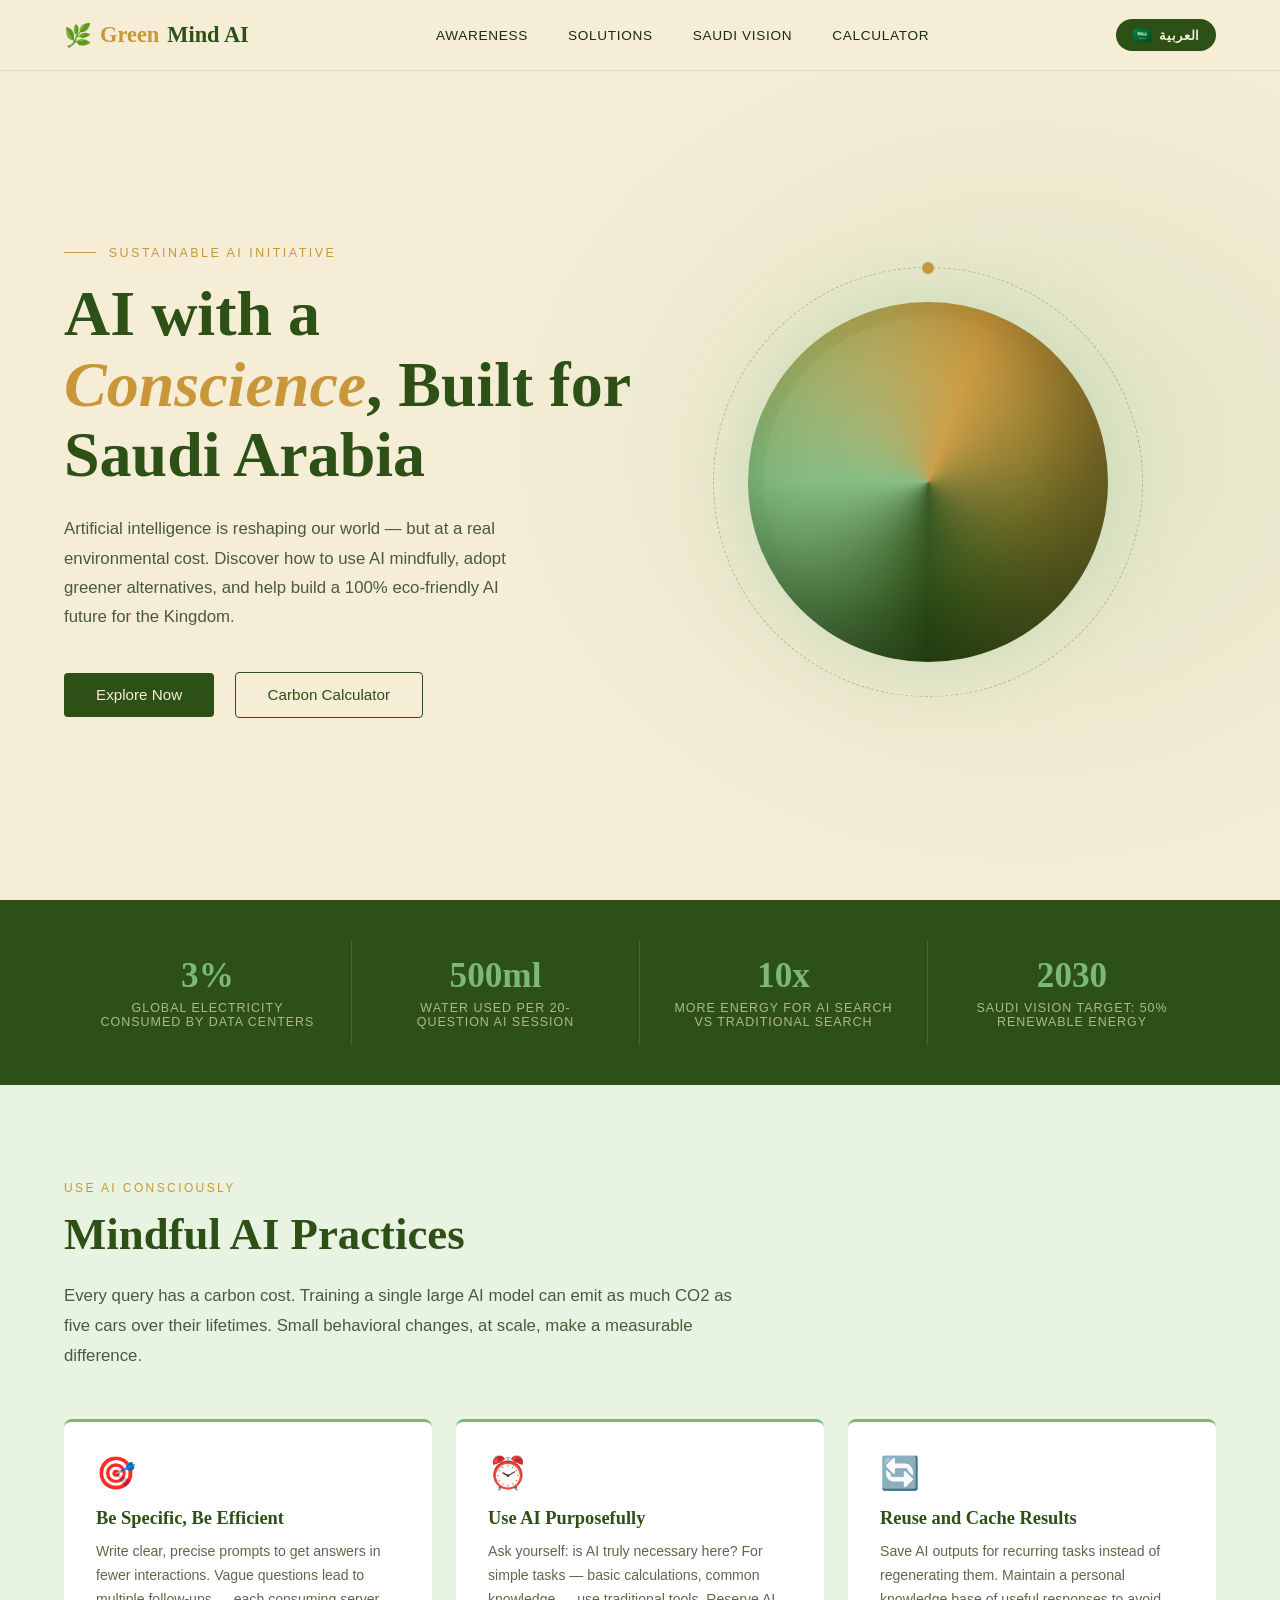
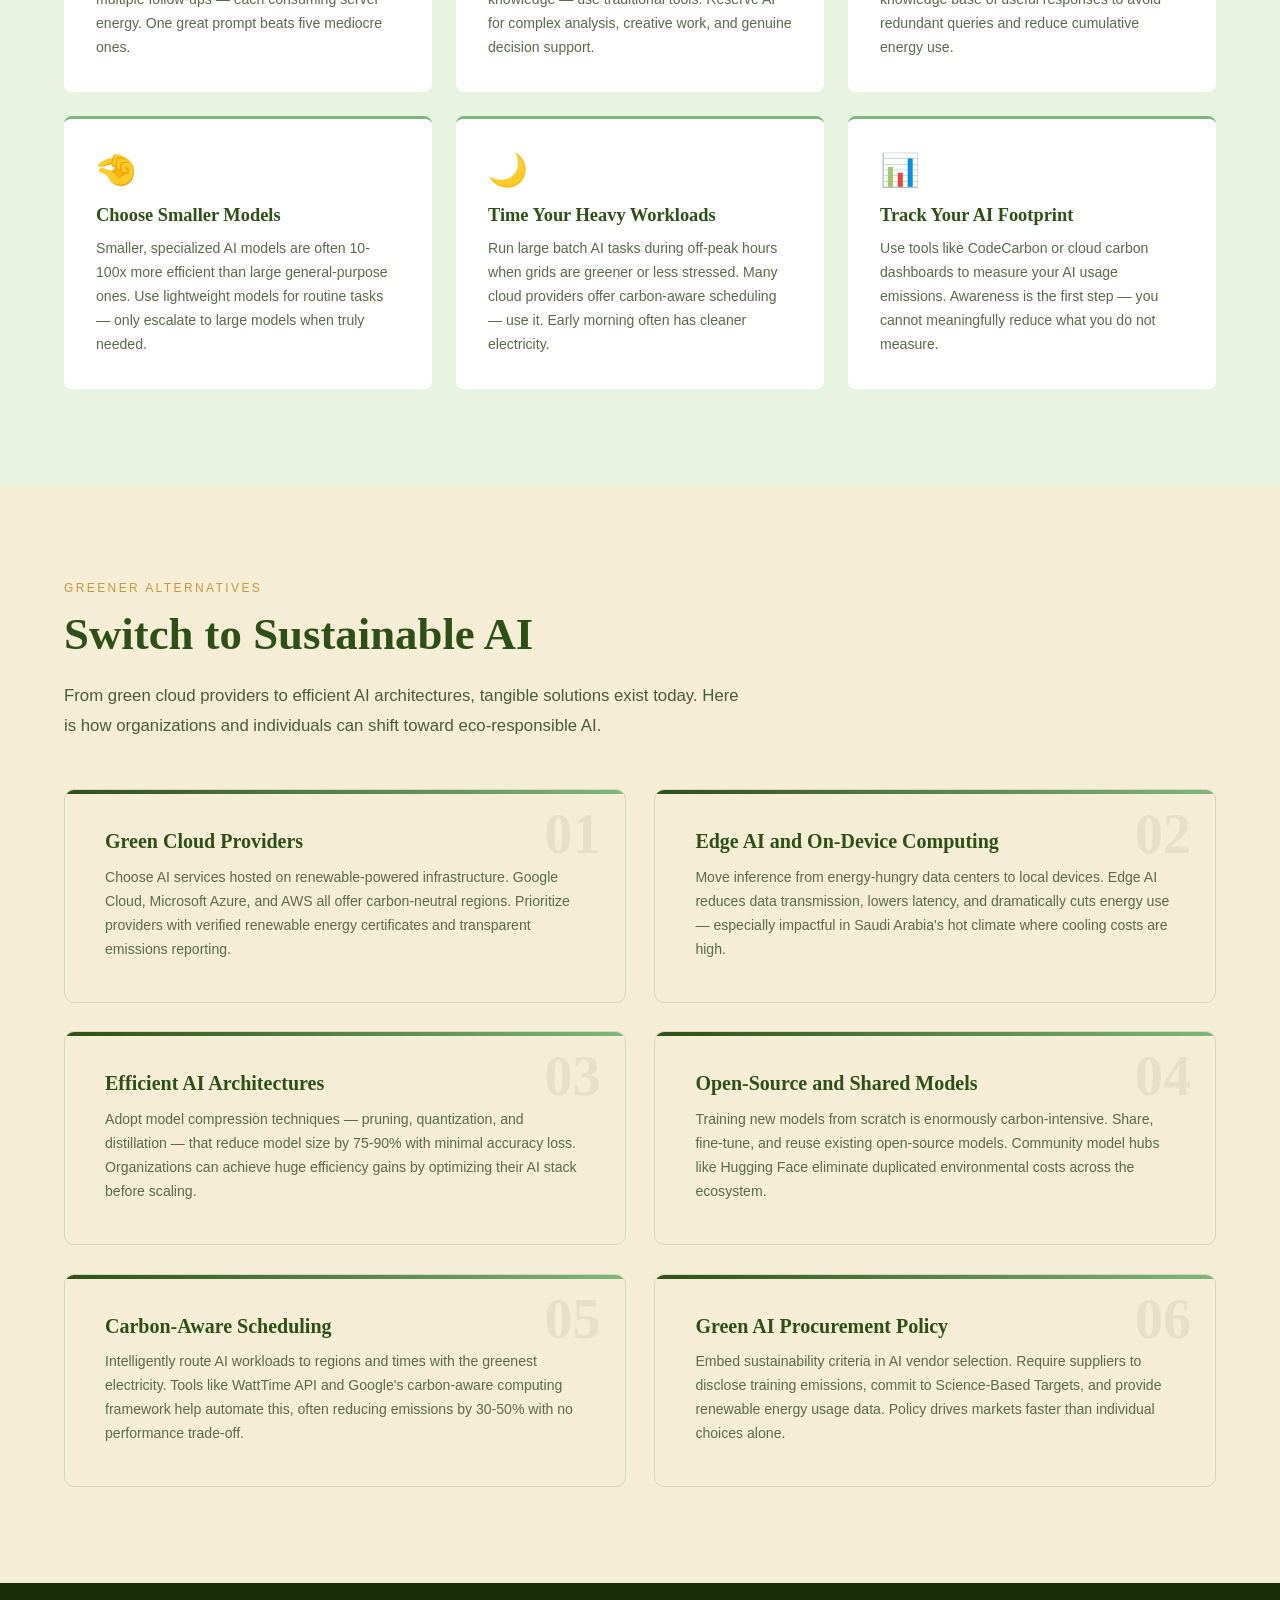
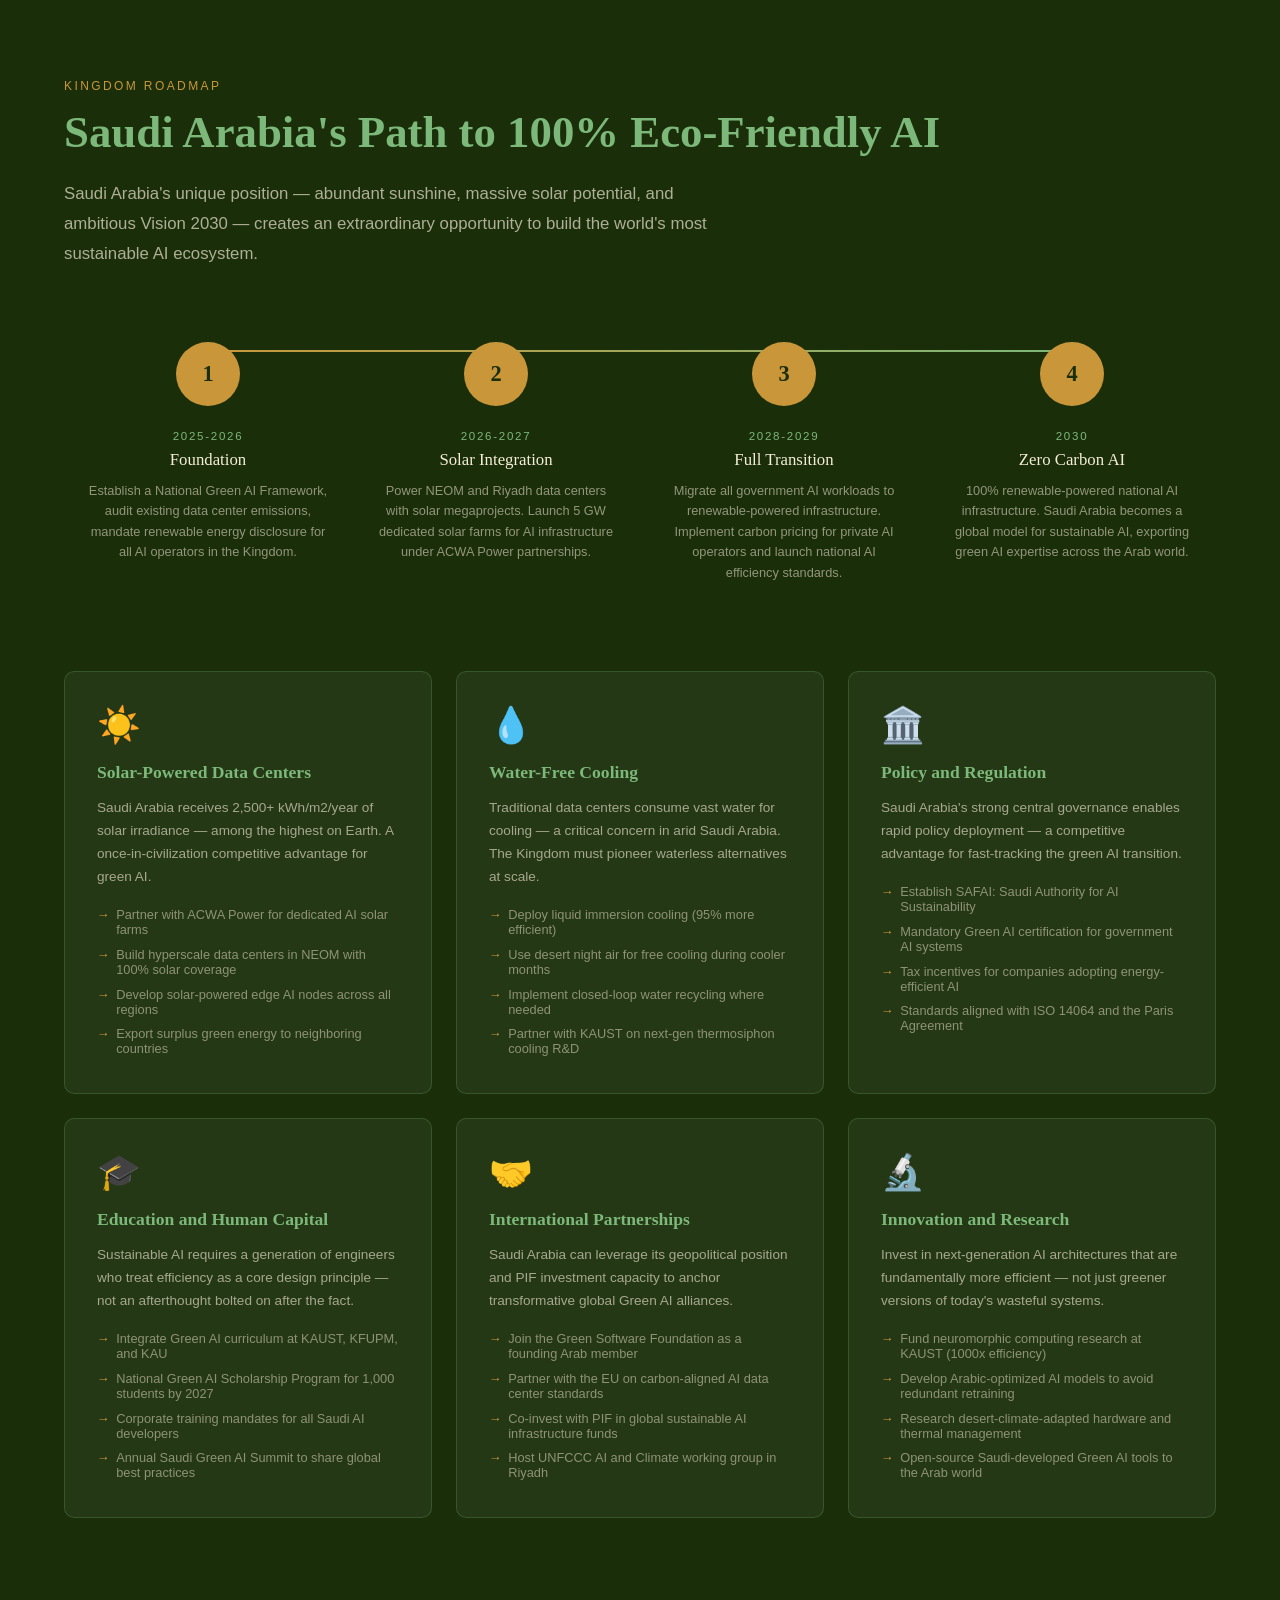
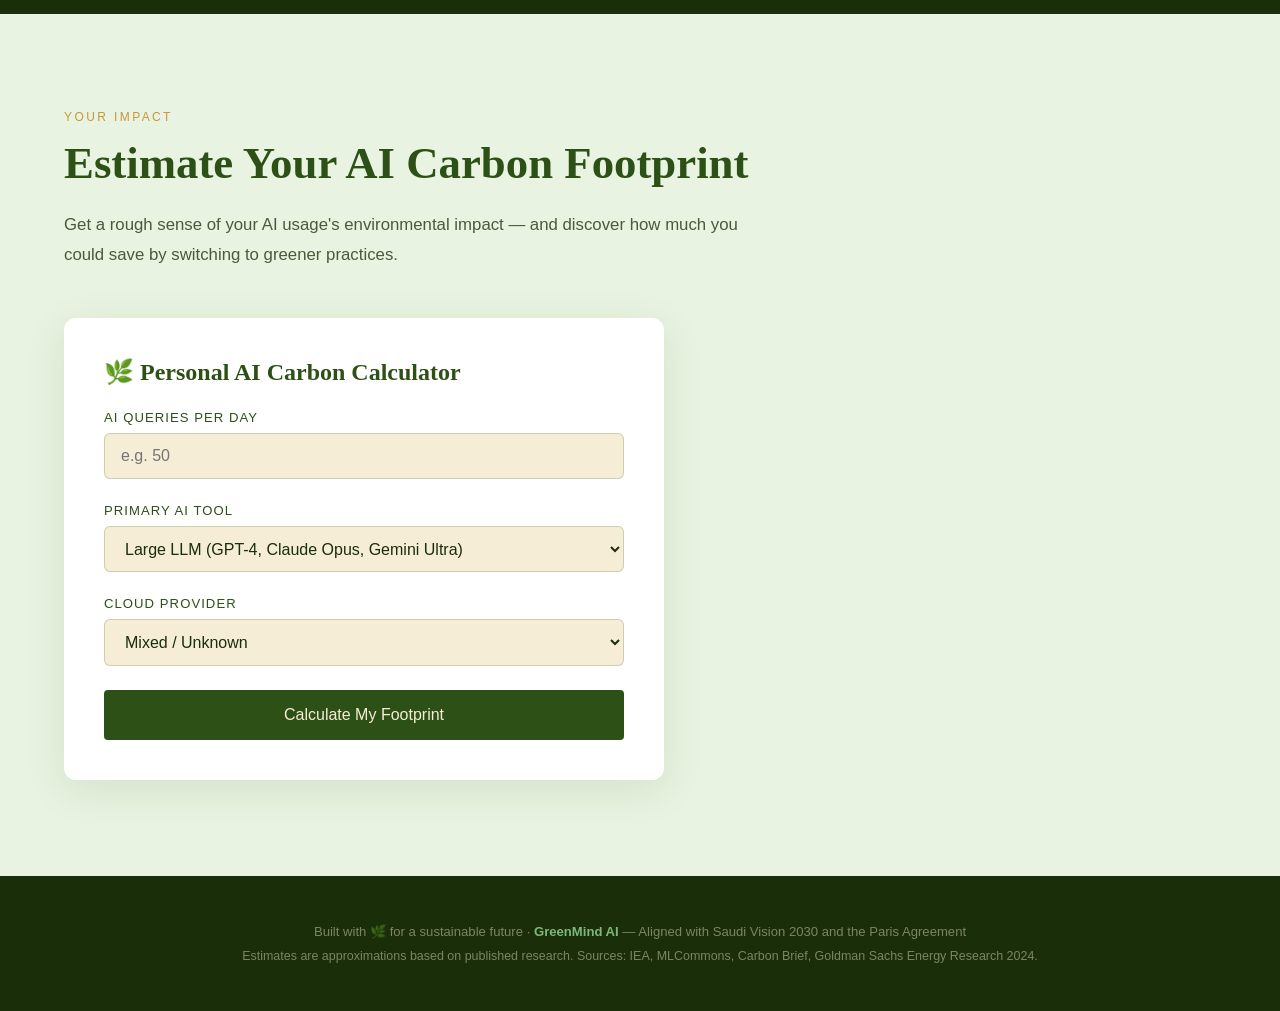
<file: greenmind-preview.html>
<!DOCTYPE html>
<html lang="en">
<head>
  <meta charset="UTF-8">
  <meta name="viewport" content="width=device-width, initial-scale=1.0">
  <title>GreenMind AI — Conscious Computing for Saudi Arabia</title>
  <style>
:root {
  --sand: #F5EDD6;
  --sage: #2D5016;
  --mint: #7CB87A;
  --gold: #C9973A;
  --earth: #8B5E3C;
  --deep: #1A2E0A;
  --light-green: #E8F3E1;
}

*, *::before, *::after { box-sizing: border-box; margin: 0; padding: 0; }
html { scroll-behavior: smooth; }
body { font-family: 'Segoe UI', 'Helvetica Neue', Arial, sans-serif; background-color: var(--sand); color: var(--deep); overflow-x: hidden; }

/* NAV */
nav {
  position: fixed; top: 0; left: 0; right: 0; z-index: 100;
  display: flex; justify-content: space-between; align-items: center;
  padding: 1.2rem 5%;
  background: rgba(245, 237, 214, 0.88);
  backdrop-filter: blur(12px);
  border-bottom: 1px solid rgba(45,80,22,0.12);
}
.logo { font-family: Georgia, 'Times New Roman', serif; font-size: 1.4rem; font-weight: 700; color: var(--sage); display: flex; align-items: center; gap: 0.5rem; }
.logo span { color: var(--gold); }
nav ul { list-style: none; display: flex; gap: 2.5rem; }
nav ul a, nav ul button {
  text-decoration: none; color: var(--deep); font-size: 0.85rem; font-weight: 500;
  letter-spacing: 0.05em; text-transform: uppercase; transition: color 0.2s;
  background: none; border: none; cursor: pointer; font-family: inherit; padding: 0;
}
nav ul a:hover, nav ul button:hover { color: var(--sage); }

/* LANGUAGE TOGGLE */
.lang-toggle {
  display: flex; align-items: center; gap: 0.4rem;
  background: var(--sage); color: var(--sand);
  border: none; border-radius: 20px;
  padding: 0.4rem 1rem; font-size: 0.82rem; font-weight: 600;
  cursor: pointer; font-family: inherit;
  transition: background 0.2s, transform 0.2s;
  letter-spacing: 0.05em; white-space: nowrap;
}
.lang-toggle:hover { background: var(--deep); transform: translateY(-1px); }
.lang-toggle .flag { font-size: 1rem; }

/* RTL SUPPORT */
[dir="rtl"] body { font-family: 'Segoe UI', Tahoma, Arial, sans-serif; }
[dir="rtl"] nav { flex-direction: row-reverse; }
[dir="rtl"] nav ul { flex-direction: row-reverse; }
[dir="rtl"] .hero { direction: rtl; }
[dir="rtl"] .hero-text { text-align: right; }
[dir="rtl"] .hero-eyebrow { flex-direction: row-reverse; }
[dir="rtl"] .hero-eyebrow::before { display: none; }
[dir="rtl"] .hero-eyebrow::after { content: ''; width: 2rem; height: 1px; background: var(--gold); }
[dir="rtl"] .hero-sub { text-align: right; }
[dir="rtl"] .hero-buttons { display: flex; flex-direction: row-reverse; gap: 0; }
[dir="rtl"] .btn-outline { margin-left: 0; margin-right: 1rem; }
[dir="rtl"] section { direction: rtl; text-align: right; }
[dir="rtl"] .lead { text-align: right; }
[dir="rtl"] .tips-grid, [dir="rtl"] .sol-grid, [dir="rtl"] .saudi-pillars { direction: rtl; }
[dir="rtl"] .tip-card, [dir="rtl"] .sol-card, [dir="rtl"] .pillar { text-align: right; }
[dir="rtl"] .pillar ul li { padding: 0.3rem 1.2rem 0.3rem 0; }
[dir="rtl"] .pillar ul li::before { left: auto; right: 0; content: '←'; }
[dir="rtl"] .roadmap { direction: rtl; }
[dir="rtl"] .phase { text-align: center; }
[dir="rtl"] .stats-bar { direction: rtl; }
[dir="rtl"] .stat { text-align: center; }
[dir="rtl"] .calc-box { direction: rtl; text-align: right; }
[dir="rtl"] .calc-group label { text-align: right; }
[dir="rtl"] footer { direction: rtl; }

/* HERO */
.hero {
  min-height: 100vh;
  display: grid; grid-template-columns: 1fr 1fr;
  align-items: center;
  padding: 8rem 5% 4rem;
  position: relative; overflow: hidden;
}
.hero::before {
  content: ''; position: absolute; inset: 0;
  background: radial-gradient(ellipse 60% 70% at 80% 50%, rgba(124,184,122,0.18) 0%, transparent 70%);
  pointer-events: none;
}
.hero-text { position: relative; z-index: 2; }
.hero-eyebrow {
  font-size: 0.78rem; letter-spacing: 0.2em; text-transform: uppercase;
  color: var(--gold); font-weight: 500; margin-bottom: 1.2rem;
  display: flex; align-items: center; gap: 0.8rem;
}
.hero-eyebrow::before { content: ''; width: 2rem; height: 1px; background: var(--gold); }
h1 { font-family: Georgia, 'Times New Roman', serif; font-size: clamp(2.8rem, 5vw, 4.5rem); line-height: 1.1; font-weight: 700; color: var(--sage); margin-bottom: 1.5rem; }
h1 em { font-style: italic; color: var(--gold); }
.hero-sub { font-size: 1.05rem; line-height: 1.75; color: #4a5a3a; max-width: 480px; margin-bottom: 2.5rem; }

/* BUTTONS */
.btn { display: inline-block; padding: 0.85rem 2rem; border-radius: 4px; font-weight: 500; font-size: 0.95rem; text-decoration: none; transition: all 0.25s; cursor: pointer; border: none; font-family: 'Segoe UI', 'Helvetica Neue', Arial, sans-serif; }
.btn-primary { background: var(--sage); color: var(--sand); }
.btn-primary:hover { background: var(--deep); transform: translateY(-2px); }
.btn-outline { background: transparent; border: 1.5px solid var(--sage); color: var(--sage); margin-left: 1rem; }
.btn-outline:hover { background: var(--sage); color: var(--sand); }

/* HERO VISUAL / PLANET */
.hero-visual { display: flex; justify-content: center; align-items: center; position: relative; }
.planet {
  width: 360px; height: 360px; border-radius: 50%;
  background: conic-gradient(from 180deg, #2D5016 0deg, #7CB87A 90deg, #C9973A 200deg, #2D5016 360deg);
  animation: rotatePlanet 20s linear infinite;
  box-shadow: inset -30px -30px 80px rgba(0,0,0,0.3), 0 0 80px rgba(124,184,122,0.3);
  position: relative;
}
.planet::after { content: ''; position: absolute; inset: 15px; border-radius: 50%; background: radial-gradient(circle at 35% 35%, rgba(255,255,255,0.12) 0%, transparent 60%); }
@keyframes rotatePlanet { from { transform: rotate(0deg); } to { transform: rotate(360deg); } }
.orbit { position: absolute; width: 430px; height: 430px; border-radius: 50%; border: 1px dashed rgba(45,80,22,0.3); animation: orbitSpin 8s linear infinite; }
.dot { position: absolute; top: -6px; left: 50%; width: 12px; height: 12px; border-radius: 50%; background: var(--gold); transform: translateX(-50%); }
@keyframes orbitSpin { from { transform: rotate(0deg); } to { transform: rotate(360deg); } }

/* STATS BAR */
.stats-bar { background: var(--sage); display: grid; grid-template-columns: repeat(4, 1fr); padding: 2.5rem 5%; }
.stat { padding: 1rem 2rem; border-right: 1px solid rgba(255,255,255,0.12); text-align: center; }
.stat:last-child { border-right: none; }
.stat-num { font-family: Georgia, 'Times New Roman', serif; font-size: 2.2rem; color: var(--mint); font-weight: 700; display: block; }
.stat-label { font-size: 0.78rem; color: rgba(245,237,214,0.65); margin-top: 0.3rem; text-transform: uppercase; letter-spacing: 0.08em; }

/* GENERAL SECTIONS */
section { padding: 6rem 5%; }
.section-tag { font-size: 0.75rem; letter-spacing: 0.2em; text-transform: uppercase; color: var(--gold); font-weight: 500; margin-bottom: 0.8rem; }
h2 { font-family: Georgia, 'Times New Roman', serif; font-size: clamp(2rem, 3.5vw, 3rem); color: var(--sage); margin-bottom: 1.2rem; line-height: 1.2; }
.lead { font-size: 1.05rem; line-height: 1.8; color: #4a5a3a; max-width: 680px; margin-bottom: 3rem; }

/* AWARENESS */
.awareness { background: var(--light-green); }
.tips-grid { display: grid; grid-template-columns: repeat(3, 1fr); gap: 1.5rem; }
.tip-card { background: white; border-radius: 8px; padding: 2rem; border-top: 3px solid var(--mint); transition: transform 0.25s, box-shadow 0.25s; }
.tip-card:hover { transform: translateY(-5px); box-shadow: 0 15px 40px rgba(45,80,22,0.12); }
.tip-icon { font-size: 2rem; margin-bottom: 1rem; }
.tip-card h3 { font-family: Georgia, 'Times New Roman', serif; font-size: 1.15rem; color: var(--sage); margin-bottom: 0.7rem; }
.tip-card p { font-size: 0.88rem; line-height: 1.7; color: #5a6a4a; }

/* SOLUTIONS */
.solutions { background: var(--sand); }
.sol-grid { display: grid; grid-template-columns: 1fr 1fr; gap: 1.8rem; }
.sol-card { border: 1px solid rgba(45,80,22,0.15); border-radius: 10px; padding: 2.5rem; position: relative; overflow: hidden; transition: all 0.3s; }
.sol-card::before { content: ''; position: absolute; top: 0; left: 0; right: 0; height: 4px; background: linear-gradient(90deg, var(--sage), var(--mint)); }
.sol-card:hover { background: var(--light-green); }
.sol-num { font-family: Georgia, 'Times New Roman', serif; font-size: 3.5rem; font-weight: 700; color: rgba(45,80,22,0.08); position: absolute; top: 1rem; right: 1.5rem; line-height: 1; }
.sol-card h3 { font-family: Georgia, 'Times New Roman', serif; font-size: 1.25rem; color: var(--sage); margin-bottom: 0.8rem; }
.sol-card p { font-size: 0.88rem; line-height: 1.7; color: #5a6a4a; }

/* SAUDI SECTION */
.saudi { background: var(--deep); color: var(--sand); }
.saudi h2 { color: var(--mint); }
.saudi .lead { color: rgba(245,237,214,0.68); }
.saudi .section-tag { color: var(--gold); }

.roadmap { display: grid; grid-template-columns: repeat(4, 1fr); margin-top: 3rem; position: relative; }
.roadmap::before { content: ''; position: absolute; top: 32px; left: 12%; right: 12%; height: 2px; background: linear-gradient(90deg, var(--gold), var(--mint)); z-index: 0; }
.phase { text-align: center; padding: 1.5rem; position: relative; z-index: 1; }
.phase-circle { width: 64px; height: 64px; border-radius: 50%; background: var(--gold); border: none; display: flex; align-items: center; justify-content: center; margin: 0 auto 1.5rem; font-family: Georgia, 'Times New Roman', serif; font-size: 1.4rem; font-weight: 700; color: var(--deep); }
.phase-year { font-size: 0.72rem; letter-spacing: 0.15em; text-transform: uppercase; color: var(--mint); margin-bottom: 0.5rem; }
.phase-title { font-family: Georgia, 'Times New Roman', serif; font-size: 1.05rem; color: var(--sand); margin-bottom: 0.7rem; }
.phase p { font-size: 0.8rem; color: rgba(245,237,214,0.55); line-height: 1.6; }

.saudi-pillars { display: grid; grid-template-columns: repeat(3, 1fr); gap: 1.5rem; margin-top: 4rem; }
.pillar { background: rgba(255,255,255,0.05); border: 1px solid rgba(124,184,122,0.22); border-radius: 10px; padding: 2rem; transition: background 0.3s; }
.pillar:hover { background: rgba(124,184,122,0.1); }
.pillar-icon { font-size: 2.2rem; margin-bottom: 1rem; }
.pillar h3 { color: var(--mint); font-family: Georgia, 'Times New Roman', serif; margin-bottom: 0.8rem; font-size: 1.1rem; }
.pillar p { font-size: 0.85rem; color: rgba(245,237,214,0.62); line-height: 1.7; }
.pillar ul { list-style: none; margin-top: 0.9rem; }
.pillar ul li { font-size: 0.8rem; color: rgba(245,237,214,0.5); padding: 0.3rem 0 0.3rem 1.2rem; position: relative; }
.pillar ul li::before { content: '→'; position: absolute; left: 0; color: var(--gold); }

/* CALCULATOR */
.calculator { background: var(--light-green); }
.calc-box { max-width: 600px; background: white; border-radius: 12px; padding: 2.5rem; box-shadow: 0 10px 40px rgba(45,80,22,0.1); }
.calc-box h3 { font-family: Georgia, 'Times New Roman', serif; font-size: 1.5rem; color: var(--sage); margin-bottom: 1.5rem; }
.calc-group { margin-bottom: 1.5rem; }
.calc-group label { display: block; font-size: 0.82rem; font-weight: 500; color: var(--sage); margin-bottom: 0.5rem; text-transform: uppercase; letter-spacing: 0.08em; }
.calc-group input, .calc-group select { width: 100%; padding: 0.8rem 1rem; border: 1.5px solid rgba(45,80,22,0.2); border-radius: 6px; font-family: 'Segoe UI', 'Helvetica Neue', Arial, sans-serif; font-size: 1rem; color: var(--deep); background: var(--sand); transition: border-color 0.2s; }
.calc-group input:focus, .calc-group select:focus { outline: none; border-color: var(--sage); }
.calc-result { background: var(--sage); color: var(--sand); border-radius: 8px; padding: 1.5rem; margin-top: 1.5rem; display: none; }
.calc-result h4 { font-family: Georgia, 'Times New Roman', serif; font-size: 1.15rem; margin-bottom: 0.5rem; }
.calc-result p { font-size: 0.88rem; opacity: 0.85; line-height: 1.7; }
.result-big { font-size: 2.4rem; font-family: Georgia, 'Times New Roman', serif; color: var(--mint); margin-bottom: 0.5rem; }

/* FOOTER */
footer { background: var(--deep); color: rgba(245,237,214,0.45); text-align: center; padding: 3rem 5%; font-size: 0.82rem; }
footer strong { color: var(--mint); }
footer p + p { margin-top: 0.6rem; font-size: 0.78rem; }

/* SCROLL REVEAL */
.reveal { opacity: 0; transform: translateY(28px); transition: opacity 0.65s ease, transform 0.65s ease; }
.reveal.visible { opacity: 1; transform: translateY(0); }

/* RESPONSIVE */
@media (max-width: 900px) {
  .hero { grid-template-columns: 1fr; text-align: center; }
  .hero-visual { display: none; }
  .tips-grid, .sol-grid, .roadmap, .saudi-pillars { grid-template-columns: 1fr; }
  .stats-bar { grid-template-columns: 1fr 1fr; }
  .roadmap::before { display: none; }
  .stat { border-right: none; border-bottom: 1px solid rgba(255,255,255,0.12); }
}

</style>
</head>
<body>

<!-- NAV -->
<nav>
  <div class="logo">🌿 <span>Green</span>Mind AI</div>
  <ul>
    <li><button onclick="scrollToSection('awareness')" data-i18n="nav_awareness">Awareness</button></li>
    <li><button onclick="scrollToSection('solutions')" data-i18n="nav_solutions">Solutions</button></li>
    <li><button onclick="scrollToSection('saudi')" data-i18n="nav_saudi">Saudi Vision</button></li>
    <li><button onclick="scrollToSection('calculator')" data-i18n="nav_calculator">Calculator</button></li>
  </ul>
  <button class="lang-toggle" onclick="toggleLanguage()" id="lang-btn">
    <span class="flag">🇸🇦</span> <span id="lang-label">العربية</span>
  </button>
</nav>

<!-- HERO -->
<section class="hero">
  <div class="hero-text reveal">
    <p class="hero-eyebrow" data-i18n="hero_eyebrow">Sustainable AI Initiative</p>
    <h1 data-i18n="hero_h1">AI with a <em>Conscience</em>, Built for Saudi Arabia</h1>
    <p class="hero-sub" data-i18n="hero_sub">Artificial intelligence is reshaping our world — but at a real environmental cost. Discover how to use AI mindfully, adopt greener alternatives, and help build a 100% eco-friendly AI future for the Kingdom.</p>
    <div class="hero-buttons">
      <button onclick="scrollToSection('awareness')" class="btn btn-primary" data-i18n="hero_btn1">Explore Now</button>
      <button onclick="scrollToSection('calculator')" class="btn btn-outline" data-i18n="hero_btn2">Carbon Calculator</button>
    </div>
  </div>
  <div class="hero-visual">
    <div class="orbit"><div class="dot"></div></div>
    <div class="planet"></div>
  </div>
</section>

<!-- STATS BAR -->
<div class="stats-bar">
  <div class="stat">
    <span class="stat-num">3%</span>
    <div class="stat-label" data-i18n="stat1">Global electricity consumed by data centers</div>
  </div>
  <div class="stat">
    <span class="stat-num">500ml</span>
    <div class="stat-label" data-i18n="stat2">Water used per 20-question AI session</div>
  </div>
  <div class="stat">
    <span class="stat-num">10x</span>
    <div class="stat-label" data-i18n="stat3">More energy for AI search vs traditional search</div>
  </div>
  <div class="stat">
    <span class="stat-num">2030</span>
    <div class="stat-label" data-i18n="stat4">Saudi Vision target: 50% renewable energy</div>
  </div>
</div>

<!-- AWARENESS -->
<section class="awareness" id="awareness">
  <p class="section-tag" data-i18n="awareness_tag">Use AI Consciously</p>
  <h2 data-i18n="awareness_h2">Mindful AI Practices</h2>
  <p class="lead" data-i18n="awareness_lead">Every query has a carbon cost. Training a single large AI model can emit as much CO2 as five cars over their lifetimes. Small behavioral changes, at scale, make a measurable difference.</p>
  <div class="tips-grid">
    <div class="tip-card reveal">
      <div class="tip-icon">🎯</div>
      <h3 data-i18n="tip1_h">Be Specific, Be Efficient</h3>
      <p data-i18n="tip1_p">Write clear, precise prompts to get answers in fewer interactions. Vague questions lead to multiple follow-ups — each consuming server energy. One great prompt beats five mediocre ones.</p>
    </div>
    <div class="tip-card reveal">
      <div class="tip-icon">⏰</div>
      <h3 data-i18n="tip2_h">Use AI Purposefully</h3>
      <p data-i18n="tip2_p">Ask yourself: is AI truly necessary here? For simple tasks — basic calculations, common knowledge — use traditional tools. Reserve AI for complex analysis, creative work, and genuine decision support.</p>
    </div>
    <div class="tip-card reveal">
      <div class="tip-icon">🔄</div>
      <h3 data-i18n="tip3_h">Reuse and Cache Results</h3>
      <p data-i18n="tip3_p">Save AI outputs for recurring tasks instead of regenerating them. Maintain a personal knowledge base of useful responses to avoid redundant queries and reduce cumulative energy use.</p>
    </div>
    <div class="tip-card reveal">
      <div class="tip-icon">🤏</div>
      <h3 data-i18n="tip4_h">Choose Smaller Models</h3>
      <p data-i18n="tip4_p">Smaller, specialized AI models are often 10-100x more efficient than large general-purpose ones. Use lightweight models for routine tasks — only escalate to large models when truly needed.</p>
    </div>
    <div class="tip-card reveal">
      <div class="tip-icon">🌙</div>
      <h3 data-i18n="tip5_h">Time Your Heavy Workloads</h3>
      <p data-i18n="tip5_p">Run large batch AI tasks during off-peak hours when grids are greener or less stressed. Many cloud providers offer carbon-aware scheduling — use it. Early morning often has cleaner electricity.</p>
    </div>
    <div class="tip-card reveal">
      <div class="tip-icon">📊</div>
      <h3 data-i18n="tip6_h">Track Your AI Footprint</h3>
      <p data-i18n="tip6_p">Use tools like CodeCarbon or cloud carbon dashboards to measure your AI usage emissions. Awareness is the first step — you cannot meaningfully reduce what you do not measure.</p>
    </div>
  </div>
</section>

<!-- GREEN SOLUTIONS -->
<section class="solutions" id="solutions">
  <p class="section-tag" data-i18n="sol_tag">Greener Alternatives</p>
  <h2 data-i18n="sol_h2">Switch to Sustainable AI</h2>
  <p class="lead" data-i18n="sol_lead">From green cloud providers to efficient AI architectures, tangible solutions exist today. Here is how organizations and individuals can shift toward eco-responsible AI.</p>
  <div class="sol-grid">
    <div class="sol-card reveal">
      <div class="sol-num">01</div>
      <h3 data-i18n="sol1_h">Green Cloud Providers</h3>
      <p data-i18n="sol1_p">Choose AI services hosted on renewable-powered infrastructure. Google Cloud, Microsoft Azure, and AWS all offer carbon-neutral regions. Prioritize providers with verified renewable energy certificates and transparent emissions reporting.</p>
    </div>
    <div class="sol-card reveal">
      <div class="sol-num">02</div>
      <h3 data-i18n="sol2_h">Edge AI and On-Device Computing</h3>
      <p data-i18n="sol2_p">Move inference from energy-hungry data centers to local devices. Edge AI reduces data transmission, lowers latency, and dramatically cuts energy use — especially impactful in Saudi Arabia's hot climate where cooling costs are high.</p>
    </div>
    <div class="sol-card reveal">
      <div class="sol-num">03</div>
      <h3 data-i18n="sol3_h">Efficient AI Architectures</h3>
      <p data-i18n="sol3_p">Adopt model compression techniques — pruning, quantization, and distillation — that reduce model size by 75-90% with minimal accuracy loss. Organizations can achieve huge efficiency gains by optimizing their AI stack before scaling.</p>
    </div>
    <div class="sol-card reveal">
      <div class="sol-num">04</div>
      <h3 data-i18n="sol4_h">Open-Source and Shared Models</h3>
      <p data-i18n="sol4_p">Training new models from scratch is enormously carbon-intensive. Share, fine-tune, and reuse existing open-source models. Community model hubs like Hugging Face eliminate duplicated environmental costs across the ecosystem.</p>
    </div>
    <div class="sol-card reveal">
      <div class="sol-num">05</div>
      <h3 data-i18n="sol5_h">Carbon-Aware Scheduling</h3>
      <p data-i18n="sol5_p">Intelligently route AI workloads to regions and times with the greenest electricity. Tools like WattTime API and Google's carbon-aware computing framework help automate this, often reducing emissions by 30-50% with no performance trade-off.</p>
    </div>
    <div class="sol-card reveal">
      <div class="sol-num">06</div>
      <h3 data-i18n="sol6_h">Green AI Procurement Policy</h3>
      <p data-i18n="sol6_p">Embed sustainability criteria in AI vendor selection. Require suppliers to disclose training emissions, commit to Science-Based Targets, and provide renewable energy usage data. Policy drives markets faster than individual choices alone.</p>
    </div>
  </div>
</section>

<!-- SAUDI 100% PLAN -->
<section class="saudi" id="saudi">
  <p class="section-tag" data-i18n="saudi_tag">Kingdom Roadmap</p>
  <h2 data-i18n="saudi_h2">Saudi Arabia's Path to 100% Eco-Friendly AI</h2>
  <p class="lead" data-i18n="saudi_lead">Saudi Arabia's unique position — abundant sunshine, massive solar potential, and ambitious Vision 2030 — creates an extraordinary opportunity to build the world's most sustainable AI ecosystem.</p>

  <div class="roadmap">
    <div class="phase reveal">
      <div class="phase-circle">1</div>
      <div class="phase-year" data-i18n="phase1_year">2025-2026</div>
      <div class="phase-title" data-i18n="phase1_title">Foundation</div>
      <p data-i18n="phase1_p">Establish a National Green AI Framework, audit existing data center emissions, mandate renewable energy disclosure for all AI operators in the Kingdom.</p>
    </div>
    <div class="phase reveal">
      <div class="phase-circle">2</div>
      <div class="phase-year" data-i18n="phase2_year">2026-2027</div>
      <div class="phase-title" data-i18n="phase2_title">Solar Integration</div>
      <p data-i18n="phase2_p">Power NEOM and Riyadh data centers with solar megaprojects. Launch 5 GW dedicated solar farms for AI infrastructure under ACWA Power partnerships.</p>
    </div>
    <div class="phase reveal">
      <div class="phase-circle">3</div>
      <div class="phase-year" data-i18n="phase3_year">2028-2029</div>
      <div class="phase-title" data-i18n="phase3_title">Full Transition</div>
      <p data-i18n="phase3_p">Migrate all government AI workloads to renewable-powered infrastructure. Implement carbon pricing for private AI operators and launch national AI efficiency standards.</p>
    </div>
    <div class="phase reveal">
      <div class="phase-circle">4</div>
      <div class="phase-year" data-i18n="phase4_year">2030</div>
      <div class="phase-title" data-i18n="phase4_title">Zero Carbon AI</div>
      <p data-i18n="phase4_p">100% renewable-powered national AI infrastructure. Saudi Arabia becomes a global model for sustainable AI, exporting green AI expertise across the Arab world.</p>
    </div>
  </div>

  <div class="saudi-pillars">
    <div class="pillar reveal">
      <div class="pillar-icon">☀️</div>
      <h3 data-i18n="pillar1_h">Solar-Powered Data Centers</h3>
      <p data-i18n="pillar1_p">Saudi Arabia receives 2,500+ kWh/m2/year of solar irradiance — among the highest on Earth. A once-in-civilization competitive advantage for green AI.</p>
      <ul>
        <li data-i18n="pillar1_li1">Partner with ACWA Power for dedicated AI solar farms</li>
        <li data-i18n="pillar1_li2">Build hyperscale data centers in NEOM with 100% solar coverage</li>
        <li data-i18n="pillar1_li3">Develop solar-powered edge AI nodes across all regions</li>
        <li data-i18n="pillar1_li4">Export surplus green energy to neighboring countries</li>
      </ul>
    </div>
    <div class="pillar reveal">
      <div class="pillar-icon">💧</div>
      <h3 data-i18n="pillar2_h">Water-Free Cooling</h3>
      <p data-i18n="pillar2_p">Traditional data centers consume vast water for cooling — a critical concern in arid Saudi Arabia. The Kingdom must pioneer waterless alternatives at scale.</p>
      <ul>
        <li data-i18n="pillar2_li1">Deploy liquid immersion cooling (95% more efficient)</li>
        <li data-i18n="pillar2_li2">Use desert night air for free cooling during cooler months</li>
        <li data-i18n="pillar2_li3">Implement closed-loop water recycling where needed</li>
        <li data-i18n="pillar2_li4">Partner with KAUST on next-gen thermosiphon cooling R&D</li>
      </ul>
    </div>
    <div class="pillar reveal">
      <div class="pillar-icon">🏛️</div>
      <h3 data-i18n="pillar3_h">Policy and Regulation</h3>
      <p data-i18n="pillar3_p">Saudi Arabia's strong central governance enables rapid policy deployment — a competitive advantage for fast-tracking the green AI transition.</p>
      <ul>
        <li data-i18n="pillar3_li1">Establish SAFAI: Saudi Authority for AI Sustainability</li>
        <li data-i18n="pillar3_li2">Mandatory Green AI certification for government AI systems</li>
        <li data-i18n="pillar3_li3">Tax incentives for companies adopting energy-efficient AI</li>
        <li data-i18n="pillar3_li4">Standards aligned with ISO 14064 and the Paris Agreement</li>
      </ul>
    </div>
    <div class="pillar reveal">
      <div class="pillar-icon">🎓</div>
      <h3 data-i18n="pillar4_h">Education and Human Capital</h3>
      <p data-i18n="pillar4_p">Sustainable AI requires a generation of engineers who treat efficiency as a core design principle — not an afterthought bolted on after the fact.</p>
      <ul>
        <li data-i18n="pillar4_li1">Integrate Green AI curriculum at KAUST, KFUPM, and KAU</li>
        <li data-i18n="pillar4_li2">National Green AI Scholarship Program for 1,000 students by 2027</li>
        <li data-i18n="pillar4_li3">Corporate training mandates for all Saudi AI developers</li>
        <li data-i18n="pillar4_li4">Annual Saudi Green AI Summit to share global best practices</li>
      </ul>
    </div>
    <div class="pillar reveal">
      <div class="pillar-icon">🤝</div>
      <h3 data-i18n="pillar5_h">International Partnerships</h3>
      <p data-i18n="pillar5_p">Saudi Arabia can leverage its geopolitical position and PIF investment capacity to anchor transformative global Green AI alliances.</p>
      <ul>
        <li data-i18n="pillar5_li1">Join the Green Software Foundation as a founding Arab member</li>
        <li data-i18n="pillar5_li2">Partner with the EU on carbon-aligned AI data center standards</li>
        <li data-i18n="pillar5_li3">Co-invest with PIF in global sustainable AI infrastructure funds</li>
        <li data-i18n="pillar5_li4">Host UNFCCC AI and Climate working group in Riyadh</li>
      </ul>
    </div>
    <div class="pillar reveal">
      <div class="pillar-icon">🔬</div>
      <h3 data-i18n="pillar6_h">Innovation and Research</h3>
      <p data-i18n="pillar6_p">Invest in next-generation AI architectures that are fundamentally more efficient — not just greener versions of today's wasteful systems.</p>
      <ul>
        <li data-i18n="pillar6_li1">Fund neuromorphic computing research at KAUST (1000x efficiency)</li>
        <li data-i18n="pillar6_li2">Develop Arabic-optimized AI models to avoid redundant retraining</li>
        <li data-i18n="pillar6_li3">Research desert-climate-adapted hardware and thermal management</li>
        <li data-i18n="pillar6_li4">Open-source Saudi-developed Green AI tools to the Arab world</li>
      </ul>
    </div>
  </div>
</section>

<!-- CALCULATOR -->
<section class="calculator" id="calculator">
  <p class="section-tag" data-i18n="calc_tag">Your Impact</p>
  <h2 data-i18n="calc_h2">Estimate Your AI Carbon Footprint</h2>
  <p class="lead" data-i18n="calc_lead">Get a rough sense of your AI usage's environmental impact — and discover how much you could save by switching to greener practices.</p>
  <div class="calc-box reveal">
    <h3 data-i18n="calc_title">🌿 Personal AI Carbon Calculator</h3>
    <div class="calc-group">
      <label for="queries" data-i18n="calc_label1">AI Queries per Day</label>
      <input type="number" id="queries" placeholder="e.g. 50" min="1" max="10000">
    </div>
    <div class="calc-group">
      <label for="tool" data-i18n="calc_label2">Primary AI Tool</label>
      <select id="tool">
        <option value="large" data-i18n="tool_large">Large LLM (GPT-4, Claude Opus, Gemini Ultra)</option>
        <option value="medium" data-i18n="tool_medium">Medium LLM (GPT-3.5, Claude Sonnet)</option>
        <option value="small" data-i18n="tool_small">Small / Specialized Model</option>
        <option value="image" data-i18n="tool_image">Image Generation (Midjourney, DALL-E)</option>
      </select>
    </div>
    <div class="calc-group">
      <label for="provider" data-i18n="calc_label3">Cloud Provider</label>
      <select id="provider">
        <option value="mixed" data-i18n="prov_mixed">Mixed / Unknown</option>
        <option value="green" data-i18n="prov_green">Green Provider (Google, Azure with renewables)</option>
        <option value="fossil" data-i18n="prov_fossil">Fossil-Fuel Heavy Provider</option>
      </select>
    </div>
    <button class="btn btn-primary" onclick="calculate()" style="width:100%; padding: 1rem; font-size: 1rem;" data-i18n="calc_btn">Calculate My Footprint</button>
    <div class="calc-result" id="result">
      <h4 data-i18n="calc_result_h">Your Estimated Annual AI Footprint</h4>
      <div class="result-big" id="result-num">—</div>
      <p id="result-text"></p>
    </div>
  </div>
</section>

<!-- FOOTER -->
<footer>
  <p data-i18n="footer1">Built with 🌿 for a sustainable future · <strong>GreenMind AI</strong> — Aligned with Saudi Vision 2030 and the Paris Agreement</p>
  <p data-i18n="footer2">Estimates are approximations based on published research. Sources: IEA, MLCommons, Carbon Brief, Goldman Sachs Energy Research 2024.</p>
</footer>

<script>
// ─────────────────────────────────────────────
//  GreenMind AI — script.js
//  Includes: scroll, scroll-reveal, calculator,
//            and English / Arabic i18n switcher
// ─────────────────────────────────────────────

// ── Current language state ──────────────────
var currentLang = 'en';

// ── Full translation dictionary ──────────────
var TRANSLATIONS = {
  en: {
    // NAV
    nav_awareness:  'Awareness',
    nav_solutions:  'Solutions',
    nav_saudi:      'Saudi Vision',
    nav_calculator: 'Calculator',

    // HERO
    hero_eyebrow: 'Sustainable AI Initiative',
    hero_h1:      'AI with a <em>Conscience</em>, Built for Saudi Arabia',
    hero_sub:     'Artificial intelligence is reshaping our world — but at a real environmental cost. Discover how to use AI mindfully, adopt greener alternatives, and help build a 100% eco-friendly AI future for the Kingdom.',
    hero_btn1:    'Explore Now',
    hero_btn2:    'Carbon Calculator',

    // STATS
    stat1: 'Global electricity consumed by data centers',
    stat2: 'Water used per 20-question AI session',
    stat3: 'More energy for AI search vs traditional search',
    stat4: 'Saudi Vision target: 50% renewable energy',

    // AWARENESS
    awareness_tag:  'Use AI Consciously',
    awareness_h2:   'Mindful AI Practices',
    awareness_lead: 'Every query has a carbon cost. Training a single large AI model can emit as much CO₂ as five cars over their lifetimes. Small behavioral changes, at scale, make a measurable difference.',
    tip1_h: 'Be Specific, Be Efficient',
    tip1_p: 'Write clear, precise prompts to get answers in fewer interactions. Vague questions lead to multiple follow-ups — each consuming server energy. One great prompt beats five mediocre ones.',
    tip2_h: 'Use AI Purposefully',
    tip2_p: 'Ask yourself: is AI truly necessary here? For simple tasks — basic calculations, common knowledge — use traditional tools. Reserve AI for complex analysis, creative work, and genuine decision support.',
    tip3_h: 'Reuse and Cache Results',
    tip3_p: 'Save AI outputs for recurring tasks instead of regenerating them. Maintain a personal knowledge base of useful responses to avoid redundant queries and reduce cumulative energy use.',
    tip4_h: 'Choose Smaller Models',
    tip4_p: 'Smaller, specialized AI models are often 10-100x more efficient than large general-purpose ones. Use lightweight models for routine tasks — only escalate to large models when truly needed.',
    tip5_h: 'Time Your Heavy Workloads',
    tip5_p: 'Run large batch AI tasks during off-peak hours when grids are greener or less stressed. Many cloud providers offer carbon-aware scheduling — use it. Early morning often has cleaner electricity.',
    tip6_h: 'Track Your AI Footprint',
    tip6_p: 'Use tools like CodeCarbon or cloud carbon dashboards to measure your AI usage emissions. Awareness is the first step — you cannot meaningfully reduce what you do not measure.',

    // SOLUTIONS
    sol_tag:  'Greener Alternatives',
    sol_h2:   'Switch to Sustainable AI',
    sol_lead: 'From green cloud providers to efficient AI architectures, tangible solutions exist today. Here is how organizations and individuals can shift toward eco-responsible AI.',
    sol1_h: 'Green Cloud Providers',
    sol1_p: 'Choose AI services hosted on renewable-powered infrastructure. Google Cloud, Microsoft Azure, and AWS all offer carbon-neutral regions. Prioritize providers with verified renewable energy certificates and transparent emissions reporting.',
    sol2_h: 'Edge AI and On-Device Computing',
    sol2_p: "Move inference from energy-hungry data centers to local devices. Edge AI reduces data transmission, lowers latency, and dramatically cuts energy use — especially impactful in Saudi Arabia's hot climate where cooling costs are high.",
    sol3_h: 'Efficient AI Architectures',
    sol3_p: 'Adopt model compression techniques — pruning, quantization, and distillation — that reduce model size by 75-90% with minimal accuracy loss. Organizations can achieve huge efficiency gains by optimizing their AI stack before scaling.',
    sol4_h: 'Open-Source and Shared Models',
    sol4_p: 'Training new models from scratch is enormously carbon-intensive. Share, fine-tune, and reuse existing open-source models. Community model hubs like Hugging Face eliminate duplicated environmental costs across the ecosystem.',
    sol5_h: 'Carbon-Aware Scheduling',
    sol5_p: "Intelligently route AI workloads to regions and times with the greenest electricity. Tools like WattTime API and Google's carbon-aware computing framework help automate this, often reducing emissions by 30-50% with no performance trade-off.",
    sol6_h: 'Green AI Procurement Policy',
    sol6_p: 'Embed sustainability criteria in AI vendor selection. Require suppliers to disclose training emissions, commit to Science-Based Targets, and provide renewable energy usage data. Policy drives markets faster than individual choices alone.',

    // SAUDI
    saudi_tag:  'Kingdom Roadmap',
    saudi_h2:   "Saudi Arabia's Path to 100% Eco-Friendly AI",
    saudi_lead: "Saudi Arabia's unique position — abundant sunshine, massive solar potential, and ambitious Vision 2030 — creates an extraordinary opportunity to build the world's most sustainable AI ecosystem.",
    phase1_year: '2025-2026', phase1_title: 'Foundation',
    phase1_p: 'Establish a National Green AI Framework, audit existing data center emissions, mandate renewable energy disclosure for all AI operators in the Kingdom.',
    phase2_year: '2026-2027', phase2_title: 'Solar Integration',
    phase2_p: 'Power NEOM and Riyadh data centers with solar megaprojects. Launch 5 GW dedicated solar farms for AI infrastructure under ACWA Power partnerships.',
    phase3_year: '2028-2029', phase3_title: 'Full Transition',
    phase3_p: 'Migrate all government AI workloads to renewable-powered infrastructure. Implement carbon pricing for private AI operators and launch national AI efficiency standards.',
    phase4_year: '2030', phase4_title: 'Zero Carbon AI',
    phase4_p: '100% renewable-powered national AI infrastructure. Saudi Arabia becomes a global model for sustainable AI, exporting green AI expertise across the Arab world.',

    pillar1_h: 'Solar-Powered Data Centers',
    pillar1_p: 'Saudi Arabia receives 2,500+ kWh/m² of solar irradiance per year — among the highest on Earth. A once-in-civilization competitive advantage for green AI.',
    pillar1_li1: 'Partner with ACWA Power for dedicated AI solar farms',
    pillar1_li2: 'Build hyperscale data centers in NEOM with 100% solar coverage',
    pillar1_li3: 'Develop solar-powered edge AI nodes across all regions',
    pillar1_li4: 'Export surplus green energy to neighboring countries',

    pillar2_h: 'Water-Free Cooling',
    pillar2_p: 'Traditional data centers consume vast water for cooling — a critical concern in arid Saudi Arabia. The Kingdom must pioneer waterless alternatives at scale.',
    pillar2_li1: 'Deploy liquid immersion cooling (95% more efficient)',
    pillar2_li2: 'Use desert night air for free cooling during cooler months',
    pillar2_li3: 'Implement closed-loop water recycling where needed',
    pillar2_li4: 'Partner with KAUST on next-gen thermosiphon cooling R&D',

    pillar3_h: 'Policy and Regulation',
    pillar3_p: "Saudi Arabia's strong central governance enables rapid policy deployment — a competitive advantage for fast-tracking the green AI transition.",
    pillar3_li1: 'Establish SAFAI: Saudi Authority for AI Sustainability',
    pillar3_li2: 'Mandatory Green AI certification for government AI systems',
    pillar3_li3: 'Tax incentives for companies adopting energy-efficient AI',
    pillar3_li4: 'Standards aligned with ISO 14064 and the Paris Agreement',

    pillar4_h: 'Education and Human Capital',
    pillar4_p: 'Sustainable AI requires a generation of engineers who treat efficiency as a core design principle — not an afterthought bolted on after the fact.',
    pillar4_li1: 'Integrate Green AI curriculum at KAUST, KFUPM, and KAU',
    pillar4_li2: 'National Green AI Scholarship Program for 1,000 students by 2027',
    pillar4_li3: 'Corporate training mandates for all Saudi AI developers',
    pillar4_li4: 'Annual Saudi Green AI Summit to share global best practices',

    pillar5_h: 'International Partnerships',
    pillar5_p: 'Saudi Arabia can leverage its geopolitical position and PIF investment capacity to anchor transformative global Green AI alliances.',
    pillar5_li1: 'Join the Green Software Foundation as a founding Arab member',
    pillar5_li2: 'Partner with the EU on carbon-aligned AI data center standards',
    pillar5_li3: 'Co-invest with PIF in global sustainable AI infrastructure funds',
    pillar5_li4: 'Host UNFCCC AI and Climate working group in Riyadh',

    pillar6_h: 'Innovation and Research',
    pillar6_p: "Invest in next-generation AI architectures that are fundamentally more efficient — not just greener versions of today's wasteful systems.",
    pillar6_li1: 'Fund neuromorphic computing research at KAUST (1000x efficiency)',
    pillar6_li2: 'Develop Arabic-optimized AI models to avoid redundant retraining',
    pillar6_li3: 'Research desert-climate-adapted hardware and thermal management',
    pillar6_li4: 'Open-source Saudi-developed Green AI tools to the Arab world',

    // CALCULATOR
    calc_tag:      'Your Impact',
    calc_h2:       'Estimate Your AI Carbon Footprint',
    calc_lead:     "Get a rough sense of your AI usage's environmental impact — and discover how much you could save by switching to greener practices.",
    calc_title:    '🌿 Personal AI Carbon Calculator',
    calc_label1:   'AI Queries per Day',
    calc_label2:   'Primary AI Tool',
    calc_label3:   'Cloud Provider',
    calc_btn:      'Calculate My Footprint',
    calc_result_h: 'Your Estimated Annual AI Footprint',
    tool_large:    'Large LLM (GPT-4, Claude Opus, Gemini Ultra)',
    tool_medium:   'Medium LLM (GPT-3.5, Claude Sonnet)',
    tool_small:    'Small / Specialized Model',
    tool_image:    'Image Generation (Midjourney, DALL-E)',
    prov_mixed:    'Mixed / Unknown',
    prov_green:    'Green Provider (Google, Azure with renewables)',
    prov_fossil:   'Fossil-Fuel Heavy Provider',

    // FOOTER
    footer1: 'Built with 🌿 for a sustainable future · <strong>GreenMind AI</strong> — Aligned with Saudi Vision 2030 and the Paris Agreement',
    footer2: 'Estimates are approximations based on published research. Sources: IEA, MLCommons, Carbon Brief, Goldman Sachs Energy Research 2024.',

    // CALCULATOR RESULT STRINGS
    calc_low:    'منخفض نسبيًا — يعادل قيادة حوالي',
    calc_km:     'كم بالسيارة سنويًا.',
    calc_mod:    'معتدل — تحتاج تقريبًا إلى',
    calc_trees:  'أشجار لامتصاص هذا الكمية كل عام.',
    calc_high:   'كبير — يعادل',
    calc_phones: 'شحنة كاملة للهاتف الذكي.',
    calc_save:   'بالتحول إلى مزود سحابي أخضر واستخدام نماذج أصغر، يمكنك توفير ما يقدر بـ',
    calc_suffix: 'كجم ثاني أكسيد الكربون/سنة — تخفيض بنسبة 85% دون أي خسارة في الأداء.',
    calc_alert:  'Please enter a valid number of queries per day.'
  },

  ar: {
    // NAV
    nav_awareness:  'الوعي',
    nav_solutions:  'الحلول',
    nav_saudi:      'رؤية سعودية',
    nav_calculator: 'الحاسبة',

    // HERO
    hero_eyebrow: 'مبادرة الذكاء الاصطناعي المستدام',
    hero_h1:      'ذكاء اصطناعي <em>واعٍ</em>، مبني من أجل المملكة العربية السعودية',
    hero_sub:     'يعيد الذكاء الاصطناعي تشكيل عالمنا — لكن بتكلفة بيئية حقيقية. اكتشف كيف تستخدم الذكاء الاصطناعي بوعي، وتتبنى بدائل أكثر خضرة، وتساهم في بناء مستقبل ذكاء اصطناعي 100% صديق للبيئة في المملكة.',
    hero_btn1:    'استكشف الآن',
    hero_btn2:    'حاسبة الكربون',

    // STATS
    stat1: 'من الكهرباء العالمية تستهلكها مراكز البيانات',
    stat2: 'ماء تُستهلك لكل جلسة 20 سؤالاً مع الذكاء الاصطناعي',
    stat3: 'أضعاف الطاقة لبحث الذكاء الاصطناعي مقارنة بالبحث التقليدي',
    stat4: 'هدف رؤية السعودية: 50% طاقة متجددة',

    // AWARENESS
    awareness_tag:  'استخدم الذكاء الاصطناعي بوعي',
    awareness_h2:   'ممارسات الذكاء الاصطناعي الواعية',
    awareness_lead: 'كل استعلام له تكلفة كربونية. تدريب نموذج ذكاء اصطناعي كبير واحد قد يُصدر من ثاني أكسيد الكربون ما يعادل خمس سيارات طوال عمرها. التغييرات السلوكية الصغيرة، على نطاق واسع، تُحدث فارقًا قابلًا للقياس.',
    tip1_h: 'كن محدداً وفعّالاً',
    tip1_p: 'اكتب موجهات واضحة ودقيقة للحصول على إجابات في تفاعلات أقل. الأسئلة الغامضة تؤدي إلى متابعات متعددة — كل منها يستهلك طاقة الخادم. موجه واحد رائع يتفوق على خمسة متوسطة.',
    tip2_h: 'استخدم الذكاء الاصطناعي بهدف',
    tip2_p: 'اسأل نفسك: هل الذكاء الاصطناعي ضروري حقًا هنا؟ للمهام البسيطة — الحسابات الأساسية، المعرفة الشائعة — استخدم الأدوات التقليدية. احتفظ بالذكاء الاصطناعي للتحليل المعقد والعمل الإبداعي.',
    tip3_h: 'أعد الاستخدام وخزّن النتائج',
    tip3_p: 'احفظ مخرجات الذكاء الاصطناعي للمهام المتكررة بدلاً من إعادة إنشائها. حافظ على قاعدة معرفة شخصية من الردود المفيدة لتجنب الاستعلامات المتكررة وتقليل استهلاك الطاقة التراكمي.',
    tip4_h: 'اختر النماذج الأصغر',
    tip4_p: 'النماذج الأصغر والمتخصصة غالبًا أكثر كفاءة بمقدار 10-100 مرة من النماذج الكبيرة للأغراض العامة. استخدم النماذج الخفيفة للمهام الروتينية — فقط انتقل إلى النماذج الكبيرة عند الحاجة الحقيقية.',
    tip5_h: 'حدد توقيت أعباء العمل الثقيلة',
    tip5_p: 'شغّل مهام الذكاء الاصطناعي الكبيرة خلال ساعات خارج الذروة عندما تكون الشبكات أكثر خضرة أو أقل ضغطًا. يوفر كثير من مزودي السحابة جدولة واعية بالكربون — استخدمها.',
    tip6_h: 'تتبع بصمتك الكربونية للذكاء الاصطناعي',
    tip6_p: 'استخدم أدوات مثل CodeCarbon أو لوحات معلومات كربون السحابة لقياس انبعاثات استخدامك للذكاء الاصطناعي. الوعي هو الخطوة الأولى — لا يمكنك تقليل ما لا تقيسه.',

    // SOLUTIONS
    sol_tag:  'بدائل أكثر خضرة',
    sol_h2:   'التحول إلى الذكاء الاصطناعي المستدام',
    sol_lead: 'من مزودي السحابة الخضراء إلى هياكل الذكاء الاصطناعي الفعّالة، توجد حلول ملموسة اليوم. إليك كيف يمكن للمنظمات والأفراد التحول نحو ذكاء اصطناعي مسؤول بيئيًا.',
    sol1_h: 'مزودو السحابة الخضراء',
    sol1_p: 'اختر خدمات الذكاء الاصطناعي المستضافة على بنية تحتية تعمل بالطاقة المتجددة. تقدم Google Cloud وMicrosoft Azure وAWS مناطق محايدة للكربون. أعطِ الأولوية لمزودي الطاقة المتجددة المعتمدين.',
    sol2_h: 'الذكاء الاصطناعي الطرفي والحوسبة على الجهاز',
    sol2_p: 'انقل الاستدلال من مراكز البيانات المستهلكة للطاقة إلى الأجهزة المحلية. يقلل الذكاء الاصطناعي الطرفي من نقل البيانات ويخفض الكمون ويقطع استهلاك الطاقة بشكل كبير.',
    sol3_h: 'هياكل الذكاء الاصطناعي الفعّالة',
    sol3_p: 'تبنَّ تقنيات ضغط النماذج — التقليم والتكميم والتقطير — التي تقلل حجم النموذج بنسبة 75-90% مع خسارة ضئيلة في الدقة.',
    sol4_h: 'النماذج مفتوحة المصدر والمشتركة',
    sol4_p: 'تدريب نماذج جديدة من الصفر يستهلك كميات هائلة من الكربون. شارك النماذج مفتوحة المصدر وضبطها الدقيق وأعد استخدامها. مراكز النماذج المجتمعية كـHugging Face تلغي التكاليف البيئية المكررة.',
    sol5_h: 'الجدولة الواعية بالكربون',
    sol5_p: 'وجّه أحمال عمل الذكاء الاصطناعي بذكاء إلى المناطق والأوقات ذات الكهرباء الأكثر خضرة. أدوات مثل WattTime API تساعد في أتمتة ذلك، وغالبًا تقلل الانبعاثات بنسبة 30-50%.',
    sol6_h: 'سياسة المشتريات للذكاء الاصطناعي الأخضر',
    sol6_p: 'ادمج معايير الاستدامة في اختيار موردي الذكاء الاصطناعي. اطلب من الموردين الإفصاح عن انبعاثات التدريب والالتزام بالأهداف العلمية.',

    // SAUDI
    saudi_tag:  'خارطة طريق المملكة',
    saudi_h2:   'مسار المملكة العربية السعودية نحو ذكاء اصطناعي 100% صديق للبيئة',
    saudi_lead: 'يمنح الموقع الفريد للمملكة العربية السعودية — وفرة الشمس، والإمكانات الشمسية الهائلة، ورؤية 2030 الطموحة — فرصة استثنائية لبناء منظومة الذكاء الاصطناعي الأكثر استدامة في العالم.',
    phase1_year: '2025-2026', phase1_title: 'التأسيس',
    phase1_p: 'إنشاء إطار وطني للذكاء الاصطناعي الأخضر، ومراجعة انبعاثات مراكز البيانات الحالية، وإلزام جميع مشغلي الذكاء الاصطناعي بالإفصاح عن الطاقة المتجددة في المملكة.',
    phase2_year: '2026-2027', phase2_title: 'التكامل الشمسي',
    phase2_p: 'تشغيل مراكز بيانات نيوم والرياض بمشاريع الطاقة الشمسية الضخمة. إطلاق مزارع شمسية مخصصة بقدرة 5 جيجاواط للبنية التحتية للذكاء الاصطناعي.',
    phase3_year: '2028-2029', phase3_title: 'التحول الكامل',
    phase3_p: 'ترحيل جميع أحمال عمل الذكاء الاصطناعي الحكومية إلى بنية تحتية تعمل بالطاقة المتجددة. تطبيق تسعير الكربون على مشغلي القطاع الخاص.',
    phase4_year: '2030', phase4_title: 'الذكاء الاصطناعي الصفري الكربون',
    phase4_p: 'بنية تحتية وطنية للذكاء الاصطناعي تعمل بالكامل بالطاقة المتجددة. تصبح المملكة العربية السعودية نموذجًا عالميًا للذكاء الاصطناعي المستدام، وتصدّر خبرتها إلى العالم العربي.',

    pillar1_h: 'مراكز البيانات بالطاقة الشمسية',
    pillar1_p: 'تستقبل المملكة العربية السعودية أكثر من 2500 كيلوواط ساعة/م² سنويًا من الإشعاع الشمسي — من بين الأعلى على وجه الأرض. ميزة تنافسية نادرة للذكاء الاصطناعي الأخضر.',
    pillar1_li1: 'الشراكة مع ACWA Power لمزارع الطاقة الشمسية المخصصة للذكاء الاصطناعي',
    pillar1_li2: 'بناء مراكز بيانات ضخمة في نيوم بتغطية شمسية 100%',
    pillar1_li3: 'تطوير عقد ذكاء اصطناعي طرفية تعمل بالطاقة الشمسية في جميع المناطق',
    pillar1_li4: 'تصدير فائض الطاقة الخضراء إلى الدول المجاورة',

    pillar2_h: 'التبريد بدون ماء',
    pillar2_p: 'تستهلك مراكز البيانات التقليدية كميات هائلة من المياه للتبريد — مشكلة حرجة في المملكة القاحلة. يجب على المملكة ريادة البدائل الخالية من المياه على نطاق واسع.',
    pillar2_li1: 'نشر تبريد الغمر السائل (أكثر كفاءة بنسبة 95%)',
    pillar2_li2: 'استخدام هواء الليل الصحراوي للتبريد المجاني خلال الأشهر الأبرد',
    pillar2_li3: 'تطبيق إعادة تدوير المياه في حلقة مغلقة عند الحاجة',
    pillar2_li4: 'الشراكة مع KAUST في بحوث التبريد الحراري من الجيل التالي',

    pillar3_h: 'السياسات والتشريعات',
    pillar3_p: 'تتيح الحوكمة المركزية القوية في المملكة العربية السعودية نشرًا سريعًا للسياسات — ميزة تنافسية لتسريع التحول نحو الذكاء الاصطناعي الأخضر.',
    pillar3_li1: 'إنشاء SAFAI: الهيئة السعودية لاستدامة الذكاء الاصطناعي',
    pillar3_li2: 'شهادة الذكاء الاصطناعي الأخضر الإلزامية لأنظمة الذكاء الاصطناعي الحكومية',
    pillar3_li3: 'حوافز ضريبية للشركات التي تتبنى الذكاء الاصطناعي الموفر للطاقة',
    pillar3_li4: 'معايير متوافقة مع ISO 14064 واتفاقية باريس',

    pillar4_h: 'التعليم ورأس المال البشري',
    pillar4_p: 'يتطلب الذكاء الاصطناعي المستدام جيلًا من المهندسين يعاملون الكفاءة كمبدأ تصميم أساسي — لا كفكرة لاحقة.',
    pillar4_li1: 'دمج مناهج الذكاء الاصطناعي الأخضر في KAUST وKFUPM وKAU',
    pillar4_li2: 'برنامج المنح الوطني للذكاء الاصطناعي الأخضر لـ1000 طالب بحلول 2027',
    pillar4_li3: 'تفويضات التدريب المؤسسي لجميع مطوري الذكاء الاصطناعي السعوديين',
    pillar4_li4: 'قمة الذكاء الاصطناعي الأخضر السعودية السنوية لتبادل أفضل الممارسات',

    pillar5_h: 'الشراكات الدولية',
    pillar5_p: 'يمكن للمملكة العربية السعودية الاستفادة من موقعها الجيوسياسي وقدرات صندوق الاستثمارات العامة لإرساء تحالفات عالمية تحويلية للذكاء الاصطناعي الأخضر.',
    pillar5_li1: 'الانضمام إلى Green Software Foundation كعضو مؤسس عربي',
    pillar5_li2: 'الشراكة مع الاتحاد الأوروبي لمعايير مراكز البيانات للذكاء الاصطناعي',
    pillar5_li3: 'الاستثمار المشترك مع صندوق الاستثمارات في صناديق البنية التحتية المستدامة',
    pillar5_li4: 'استضافة مجموعة عمل UNFCCC للذكاء الاصطناعي والمناخ في الرياض',

    pillar6_h: 'الابتكار والبحث',
    pillar6_p: 'الاستثمار في هياكل ذكاء اصطناعي من الجيل التالي أكثر كفاءة جوهريًا — لا مجرد نسخ أكثر خضرة من الأنظمة المبددة اليوم.',
    pillar6_li1: 'تمويل أبحاث الحوسبة العصبية في KAUST (كفاءة أعلى 1000 مرة)',
    pillar6_li2: 'تطوير نماذج ذكاء اصطناعي محسّنة للغة العربية لتجنب إعادة التدريب المكررة',
    pillar6_li3: 'بحث تكيّف الأجهزة مع مناخ الصحراء وإدارة الحرارة',
    pillar6_li4: 'نشر أدوات الذكاء الاصطناعي الأخضر السعودية مفتوحة المصدر للعالم العربي',

    // CALCULATOR
    calc_tag:      'تأثيرك',
    calc_h2:       'قدّر بصمتك الكربونية من الذكاء الاصطناعي',
    calc_lead:     'احصل على فكرة تقريبية عن التأثير البيئي لاستخدامك للذكاء الاصطناعي — واكتشف كم يمكنك توفيره بالتحول إلى ممارسات أكثر خضرة.',
    calc_title:    '🌿 حاسبة الكربون الشخصية للذكاء الاصطناعي',
    calc_label1:   'استعلامات الذكاء الاصطناعي يوميًا',
    calc_label2:   'أداة الذكاء الاصطناعي الأساسية',
    calc_label3:   'مزود السحابة',
    calc_btn:      'احسب بصمتي',
    calc_result_h: 'بصمتك الكربونية السنوية المقدرة من الذكاء الاصطناعي',
    tool_large:    'نموذج لغوي كبير (GPT-4، Claude Opus، Gemini Ultra)',
    tool_medium:   'نموذج لغوي متوسط (GPT-3.5، Claude Sonnet)',
    tool_small:    'نموذج صغير / متخصص',
    tool_image:    'توليد الصور (Midjourney، DALL-E)',
    prov_mixed:    'مختلط / غير معروف',
    prov_green:    'مزود أخضر (Google، Azure بالطاقة المتجددة)',
    prov_fossil:   'مزود يعتمد بشكل رئيسي على الوقود الأحفوري',

    // FOOTER
    footer1: 'بُني بـ 🌿 من أجل مستقبل مستدام · <strong>GreenMind AI</strong> — متوافق مع رؤية السعودية 2030 واتفاقية باريس',
    footer2: 'التقديرات تقريبية بناءً على أبحاث منشورة. المصادر: IEA، MLCommons، Carbon Brief، Goldman Sachs Energy Research 2024.',

    // CALCULATOR RESULT STRINGS (Arabic)
    calc_low:    'منخفض نسبيًا — يعادل قيادة حوالي',
    calc_km:     'كم بالسيارة سنويًا.',
    calc_mod:    'معتدل — تحتاج تقريبًا إلى',
    calc_trees:  'أشجار لامتصاص هذا الكمية كل عام.',
    calc_high:   'كبير — يعادل',
    calc_phones: 'شحنة كاملة للهاتف الذكي.',
    calc_save:   'بالتحول إلى مزود سحابي أخضر واستخدام نماذج أصغر، يمكنك توفير ما يقدر بـ',
    calc_suffix: 'كجم ثاني أكسيد الكربون/سنة — تخفيض بنسبة 85% دون أي خسارة في الأداء.',
    calc_alert:  'يرجى إدخال عدد صحيح من الاستعلامات في اليوم.'
  }
};

// ── Apply translations to the DOM ────────────
function applyTranslations(lang) {
  var t = TRANSLATIONS[lang];
  document.querySelectorAll('[data-i18n]').forEach(function(el) {
    var key = el.getAttribute('data-i18n');
    if (t[key] !== undefined) {
      // Use innerHTML for entries that contain HTML tags (e.g. <em>, <strong>)
      el.innerHTML = t[key];
    }
  });

  // Update <option> elements (they use data-i18n too)
  document.querySelectorAll('select option[data-i18n]').forEach(function(opt) {
    var key = opt.getAttribute('data-i18n');
    if (t[key]) opt.textContent = t[key];
  });
}

// ── Toggle between EN and AR ─────────────────
function toggleLanguage() {
  currentLang = currentLang === 'en' ? 'ar' : 'en';
  var isAr = currentLang === 'ar';

  // Set document direction and language
  document.documentElement.setAttribute('dir', isAr ? 'rtl' : 'ltr');
  document.documentElement.setAttribute('lang', isAr ? 'ar' : 'en');

  // Update toggle button label
  document.getElementById('lang-label').textContent = isAr ? 'English' : 'العربية';
  document.querySelector('.lang-toggle .flag').textContent = isAr ? '🇬🇧' : '🇸🇦';

  // Apply all translated strings
  applyTranslations(currentLang);

  // Clear any visible calculator result when switching
  var result = document.getElementById('result');
  if (result) result.style.display = 'none';
}

// ── Smooth scroll ────────────────────────────
function scrollToSection(id) {
  var el = document.getElementById(id);
  if (el) el.scrollIntoView({ behavior: 'smooth', block: 'start' });
}

// ── Scroll-reveal animation ──────────────────
(function initScrollReveal() {
  var observer = new IntersectionObserver(function(entries) {
    entries.forEach(function(entry) {
      if (entry.isIntersecting) entry.target.classList.add('visible');
    });
  }, { threshold: 0.1 });
  document.querySelectorAll('.reveal').forEach(function(el) {
    observer.observe(el);
  });
})();

// ── Carbon Footprint Calculator ──────────────
var TOOL_FACTOR     = { large: 4.32, medium: 0.50, small: 0.06, image: 2.90 };
var PROVIDER_FACTOR = { mixed: 1.00, green: 0.15, fossil: 1.80 };

function calculate() {
  var queries = parseFloat(document.getElementById('queries').value) || 0;
  var t = TRANSLATIONS[currentLang];

  if (queries <= 0) {
    alert(t.calc_alert);
    return;
  }

  var tool     = document.getElementById('tool').value;
  var provider = document.getElementById('provider').value;

  var gramsPerQuery = TOOL_FACTOR[tool] * PROVIDER_FACTOR[provider];
  var annualKg      = (gramsPerQuery * queries * 365 / 1000).toFixed(1);
  var savedKg       = (annualKg * 0.85).toFixed(1);
  var treeEquiv     = Math.ceil(annualKg / 21);

  var resultEl = document.getElementById('result');
  resultEl.style.display = 'block';
  document.getElementById('result-num').textContent = annualKg + ' kg CO₂/year';

  var text = '';
  if (currentLang === 'en') {
    if (annualKg < 5) {
      text = "That's relatively low — equivalent to driving about " + (annualKg * 6).toFixed(0) + " km by car annually. ";
    } else if (annualKg < 50) {
      text = "That's moderate — roughly " + treeEquiv + " trees would be needed to absorb this each year. ";
    } else {
      text = "That's significant — equivalent to " + Math.round(annualKg / 0.41).toLocaleString() + " smartphone full charges. ";
    }
    text += "By switching to a green cloud provider and using smaller models where possible, you could save an estimated <strong>" + savedKg + " kg CO₂/year</strong> — an 85% reduction with no loss in capability.";
  } else {
    if (annualKg < 5) {
      text = 'هذا ' + t.calc_low + ' ' + (annualKg * 6).toFixed(0) + ' ' + t.calc_km + ' ';
    } else if (annualKg < 50) {
      text = 'هذا ' + t.calc_mod + ' ' + treeEquiv + ' ' + t.calc_trees + ' ';
    } else {
      text = 'هذا ' + t.calc_high + ' ' + Math.round(annualKg / 0.41).toLocaleString() + ' ' + t.calc_phones + ' ';
    }
    text += t.calc_save + ' <strong>' + savedKg + ' كجم ثاني أكسيد الكربون/سنة</strong> — ' + t.calc_suffix;
  }

  document.getElementById('result-text').innerHTML = text;
  resultEl.scrollIntoView({ behavior: 'smooth', block: 'nearest' });
}

</script>
</body>
</html>
</file>
